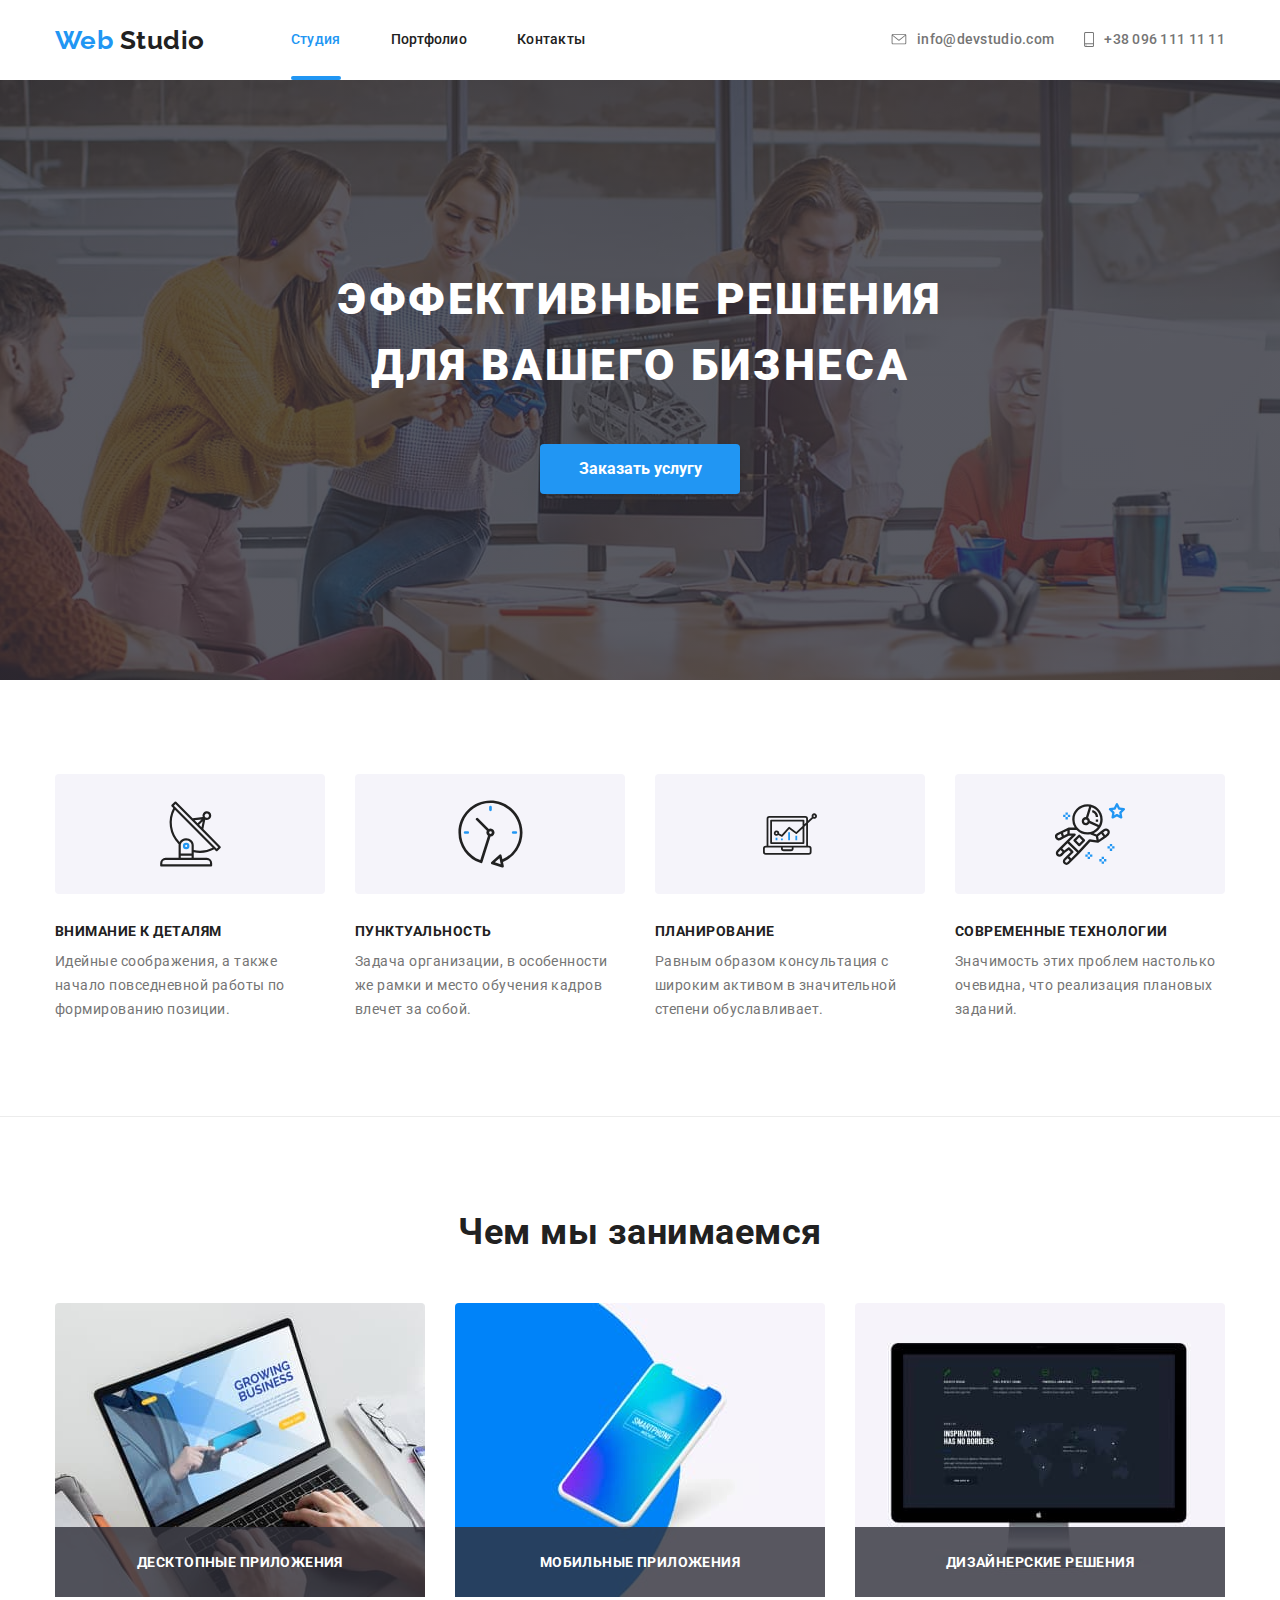
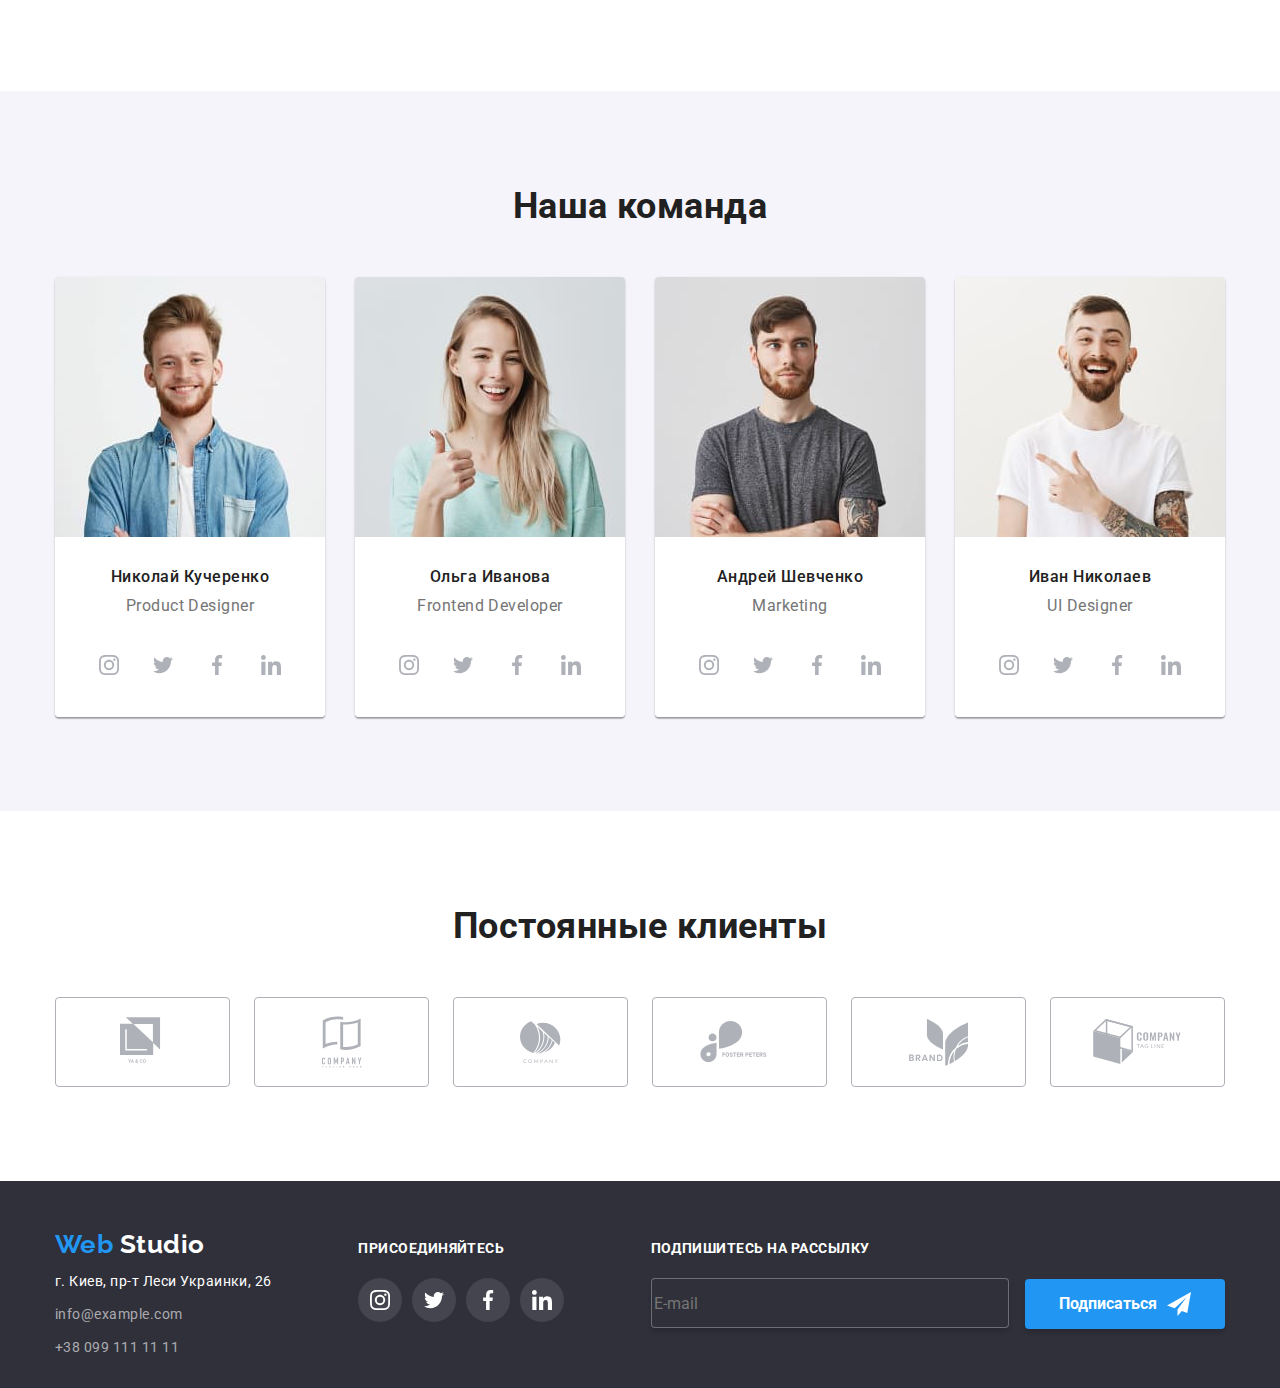
<file: index.html>
<!DOCTYPE html>
<html lang="ru">
  <head>
    <meta charset="UTF-8" />
    <meta name="viewport" content="width=device-width, initial-scale=1.0" />
    <title>Web Studio</title>
    <link
      href="https://fonts.googleapis.com/css?family=Raleway:700|Roboto:400,500,700,900&display=swap&subset=cyrillic"
      rel="stylesheet"
    />
    <link
      rel="stylesheet"
      href="https://cdnjs.cloudflare.com/ajax/libs/modern-normalize/0.6.0/modern-normalize.min.css"
    />
    <link rel="stylesheet" href="./css/main.min.css" />
  </head>
  <body>
    <!-- Header -->
    <header class="pageHeader">
      <!-- Навигация -->
      <div class="pageHeader__row">
        <nav class="mainNav">
          <a href="./index.html" class="logo">
            <span class="logo__accent">Web</span>
            Studio
          </a>
          <ul class="mainNav__list">
            <li class="mainNav__item">
              <a href="./index.html" class="mainNav__link mainNav__link--current">Студия</a>
            </li>
            <li class="mainNav__item">
              <a href="./portfolio.html" class="mainNav__link">Портфолио</a>
            </li>
            <li class="mainNav__item">
              <a href="" class="mainNav__link">Контакты</a>
            </li>
          </ul>
        </nav>
        <ul class="authNav">
          <li class="authNav__item">
            <a href="mailto:info@devstudio.com" class="authNav__link">
              <svg class="authNav__icon" width="16" height="11">
                <use href="./images/sprite.svg#envelope"></use>
              </svg>
              info@devstudio.com</a
            >
          </li>
          <li class="authNav__item">
            <a href="tel:+380961111111" class="authNav__link">
              <svg class="authNav__icon" width="10" height="15">
                <use href="./images/sprite.svg#smartphone"></use>
              </svg>
              +38 096 111 11 11</a
            >
          </li>
        </ul>
      </div>
    </header>
    <!-- Main -->
    <main>
      <!-- Секция "HERO" -->
      <section class="hero">
        <h1 class="hero__title">
          эффективные решения
          <br />
          для вашего бизнеса
        </h1>
        <button type="button" class="button" data-modal-open>Заказать услугу</button>
      </section>
      <!-- Секция "Преимущества" -->
      <section class="section">
        <div class="container">
          <h2 class="section__title visuallyHidden">Преимущества</h2>
          <ul class="featuresList">
            <li class="featuresList__item">
              <div class="featuresList__container">
                <svg width="65" height="70">
                  <use href="./images/sprite.svg#antenna"></use>
                </svg>
              </div>
              <h3 class="featuresList__title">Внимание к деталям</h3>
              <p class="featuresList__text">
                Идейные соображения, а также начало повседневной работы по формированию позиции.
              </p>
            </li>
            <li class="featuresList__item">
              <div class="featuresList__container">
                <svg width="67" height="70">
                  <use href="./images/sprite.svg#clock"></use>
                </svg>
              </div>
              <h3 class="featuresList__title">Пунктуальность</h3>
              <p class="featuresList__text">
                Задача организации, в особенности же рамки и место обучения кадров влечет за собой.
              </p>
            </li>
            <li class="featuresList__item">
              <div class="featuresList__container">
                <svg width="70" height="54">
                  <use href="./images/sprite.svg#diagram"></use>
                </svg>
              </div>
              <h3 class="featuresList__title">Планирование</h3>
              <p class="featuresList__text">
                Равным образом консультация с широким активом в значительной степени обуславливает.
              </p>
            </li>
            <li class="featuresList__item">
              <div class="featuresList__container">
                <svg width="70" height="70">
                  <use href="./images/sprite.svg#astronaut"></use>
                </svg>
              </div>
              <h3 class="featuresList__title">Современные технологии</h3>
              <p class="featuresList__text">
                Значимость этих проблем настолько очевидна, что реализация плановых заданий.
              </p>
            </li>
          </ul>
        </div>
      </section>
      <!-- Секция "Чем мы занимаемся" -->
      <section class="section section--border">
        <div class="container">
          <h2 class="section__title">Чем мы занимаемся</h2>
          <ul class="worksList">
            <li class="worksList__item">
              <img
                src="./images/studio-images/what-are-we-doing/desktop-app.jpg"
                alt="Ноутбук с открытым приложением"
                class="worksList__image"
                width="370"
                height="294"
              />
              <h3 class="worksList__title">Десктопные приложения</h3>
            </li>
            <li class="worksList__item">
              <img
                src="./images/studio-images/what-are-we-doing/mobile-app.jpg"
                alt="Мобильный телефон"
                class="worksList__image"
                width="370"
                height="294"
              />
              <h3 class="worksList__title">Мобильные приложения</h3>
            </li>
            <li class="worksList__item">
              <img
                src="./images/studio-images/what-are-we-doing/design-decisions.jpg"
                alt="Монитор компьютера с красивым дизайном"
                class="worksList__image"
                width="370"
                height="294"
              />
              <h3 class="worksList__title">Дизайнерские решения</h3>
            </li>
          </ul>
        </div>
      </section>
      <!-- Секция "Наша команда" -->
      <section class="section section--grey">
        <div class="container">
          <h2 class="section__title">Наша команда</h2>
          <ul class="ourTeam">
            <li class="ourTeam__item">
              <img
                src="./images/studio-images/our-team/John-Smith.jpg"
                alt="Фото Николай Кучеренко"
                class="ourTeam__image"
                width="270"
                height="260"
              />
              <div class="ourTeam__meta">
                <h3 class="ourTeam__title">Николай Кучеренко</h3>
                <p class="ourTeam__text">Product Designer</p>
                <ul class="socialNetwork">
                  <li class="socialNetwork__item">
                    <a href="https://www.instagram.com/?hl=ru" class="socialNetwork__link">
                      <svg width="20" height="20">
                        <use href="./images/sprite.svg#instagram"></use>
                      </svg>
                    </a>
                  </li>
                  <li class="socialNetwork__item">
                    <a href="https://twitter.com/explore" class="socialNetwork__link">
                      <svg width="20" height="20">
                        <use href="./images/sprite.svg#twitter"></use>
                      </svg>
                    </a>
                  </li>
                  <li class="socialNetwork__item">
                    <a href="https://uk-ua.facebook.com/" class="socialNetwork__link">
                      <svg width="20" height="20">
                        <use href="./images/sprite.svg#facebook"></use>
                      </svg>
                    </a>
                  </li>
                  <li class="socialNetwork__item">
                    <a href="https://www.linkedin.com/" class="socialNetwork__link">
                      <svg width="20" height="20">
                        <use href="./images/sprite.svg#linkedin"></use>
                      </svg>
                    </a>
                  </li>
                </ul>
              </div>
            </li>
            <li class="ourTeam__item">
              <img
                src="./images/studio-images/our-team/Marta-Stewart.jpg"
                alt="Фото Ольга Иванова"
                class="ourTeam__image"
                width="270"
                height="260"
              />
              <div class="ourTeam__meta">
                <h3 class="ourTeam__title">Ольга Иванова</h3>
                <p class="ourTeam__text">Frontend Developer</p>
                <ul class="socialNetwork">
                  <li class="socialNetwork__item">
                    <a href="https://www.instagram.com/?hl=ru" class="socialNetwork__link">
                      <svg width="20" height="20">
                        <use href="./images/sprite.svg#instagram"></use>
                      </svg>
                    </a>
                  </li>
                  <li class="socialNetwork__item">
                    <a href="https://twitter.com/explore" class="socialNetwork__link">
                      <svg width="20" height="20">
                        <use href="./images/sprite.svg#twitter"></use>
                      </svg>
                    </a>
                  </li>
                  <li class="socialNetwork__item">
                    <a href="https://uk-ua.facebook.com/" class="socialNetwork__link">
                      <svg width="20" height="20">
                        <use href="./images/sprite.svg#facebook"></use>
                      </svg>
                    </a>
                  </li>
                  <li class="socialNetwork__item">
                    <a href="https://www.linkedin.com/" class="socialNetwork__link">
                      <svg width="20" height="20">
                        <use href="./images/sprite.svg#linkedin"></use>
                      </svg>
                    </a>
                  </li>
                </ul>
              </div>
            </li>
            <li class="ourTeam__item">
              <img
                src="./images/studio-images/our-team/Robert-Jakis.jpg"
                alt="Фото Андрей Шевченко"
                class="ourTeam__image"
                width="270"
                height="260"
              />
              <div class="ourTeam__meta">
                <h3 class="ourTeam__title">Андрей Шевченко</h3>
                <p class="ourTeam__text">Marketing</p>
                <ul class="socialNetwork">
                  <li class="socialNetwork__item">
                    <a href="https://www.instagram.com/?hl=ru" class="socialNetwork__link">
                      <svg width="20" height="20">
                        <use href="./images/sprite.svg#instagram"></use>
                      </svg>
                    </a>
                  </li>
                  <li class="socialNetwork__item">
                    <a href="https://twitter.com/explore" class="socialNetwork__link">
                      <svg width="20" height="20">
                        <use href="./images/sprite.svg#twitter"></use>
                      </svg>
                    </a>
                  </li>
                  <li class="socialNetwork__item">
                    <a href="https://uk-ua.facebook.com/" class="socialNetwork__link">
                      <svg width="20" height="20">
                        <use href="./images/sprite.svg#facebook"></use>
                      </svg>
                    </a>
                  </li>
                  <li class="socialNetwork__item">
                    <a href="https://www.linkedin.com/" class="socialNetwork__link">
                      <svg width="20" height="20">
                        <use href="./images/sprite.svg#linkedin"></use>
                      </svg>
                    </a>
                  </li>
                </ul>
              </div>
            </li>
            <li class="ourTeam__item">
              <img
                src="./images/studio-images/our-team/Martin-Doe.jpg"
                alt="Фото Иван Николаев"
                class="ourTeam__image"
                width="270"
                height="260"
              />
              <div class="ourTeam__meta">
                <h3 class="ourTeam__title">Иван Николаев</h3>
                <p class="ourTeam__text">UI Designer</p>
                <ul class="socialNetwork">
                  <li class="socialNetwork__item">
                    <a href="https://www.instagram.com/?hl=ru" class="socialNetwork__link">
                      <svg width="20" height="20">
                        <use href="./images/sprite.svg#instagram"></use>
                      </svg>
                    </a>
                  </li>
                  <li class="socialNetwork__item">
                    <a href="https://twitter.com/explore" class="socialNetwork__link">
                      <svg width="20" height="20">
                        <use href="./images/sprite.svg#twitter"></use>
                      </svg>
                    </a>
                  </li>
                  <li class="socialNetwork__item">
                    <a href="https://uk-ua.facebook.com/" class="socialNetwork__link">
                      <svg width="20" height="20">
                        <use href="./images/sprite.svg#facebook"></use>
                      </svg>
                    </a>
                  </li>
                  <li class="socialNetwork__item">
                    <a href="https://www.linkedin.com/" class="socialNetwork__link">
                      <svg width="20" height="20">
                        <use href="./images/sprite.svg#linkedin"></use>
                      </svg>
                    </a>
                  </li>
                </ul>
              </div>
            </li>
          </ul>
        </div>
      </section>
      <!-- Секция "Постоянные клиенты" -->
      <section class="section">
        <div class="container">
          <h2 class="section__title">Постоянные клиенты</h2>
          <ul class="regularCustomersList">
            <li class="regularCustomersList__item">
              <a href="" class="regularCustomersList__link">
                <svg width="44.27" height="49.23" class="regularCustomersList__icon">
                  <use href="./images/sprite.svg#client1"></use>
                </svg>
              </a>
            </li>
            <li class="regularCustomersList__item">
              <a href="" class="regularCustomersList__link">
                <svg width="40" height="52" class="regularCustomersList__icon">
                  <use href="./images/sprite.svg#client2"></use>
                </svg>
              </a>
            </li>
            <li class="regularCustomersList__item">
              <a href="" class="regularCustomersList__link">
                <svg width="41" height="42.6" class="regularCustomersList__icon">
                  <use href="./images/sprite.svg#client3"></use>
                </svg>
              </a>
            </li>
            <li class="regularCustomersList__item">
              <a href="" class="regularCustomersList__link">
                <svg width="79.66" height="42.02" class="regularCustomersList__icon">
                  <use href="./images/sprite.svg#client4"></use>
                </svg>
              </a>
            </li>
            <li class="regularCustomersList_item">
              <a href="" class="regularCustomersList__link">
                <svg width="59" height="47" class="regularCustomersList__icon">
                  <use href="./images/sprite.svg#client5"></use>
                </svg>
              </a>
            </li>
            <li class="regularCustomersList__item">
              <a href="" class="regularCustomersList__link">
                <svg width="88.48" height="45.44" class="regularCustomersList__icon">
                  <use href="./images/sprite.svg#client6"></use>
                </svg>
              </a>
            </li>
          </ul>
        </div>
      </section>
    </main>
    <!-- Footer -->
    <footer class="pageFooter">
      <div class="pageFooter__container">
        <div>
          <a href="./index.html" class="logo logo--inverce">
            <span class="logo__accent">Web</span>
            Studio
          </a>
          <address class="address">
            <span class="address__whiteAccent">г. Киев, пр-т Леси Украинки, 26</span>

            <span class="address__greyAccent">info@example.com</span>

            <span class="address__greyAccent">+38 099 111 11 11</span>
          </address>
        </div>
        <div>
          <b class="socialNetwork__title">Присоединяйтесь</b>
          <ul class="socialNetwork">
            <li class="socialNetwork__item">
              <a href="https://www.instagram.com/?hl=ru" class="socialNetwork__link socialNetwork__link--changeColor">
                <svg width="20" height="20">
                  <use href="./images/sprite.svg#instagram"></use>
                </svg>
              </a>
            </li>
            <li class="socialNetwork__item">
              <a href="https://twitter.com/explore" class="socialNetwork__link socialNetwork__link--changeColor">
                <svg width="20" height="20">
                  <use href="./images/sprite.svg#twitter"></use>
                </svg>
              </a>
            </li>
            <li class="socialNetwork__item">
              <a href="https://uk-ua.facebook.com/" class="socialNetwork__link socialNetwork__link--changeColor">
                <svg width="20" height="20">
                  <use href="./images/sprite.svg#facebook"></use>
                </svg>
              </a>
            </li>
            <li class="socialNetwork__item">
              <a href="https://www.linkedin.com/" class="socialNetwork__link socialNetwork__link--changeColor">
                <svg width="20" height="20">
                  <use href="./images/sprite.svg#linkedin"></use>
                </svg>
              </a>
            </li>
          </ul>
        </div>
        <div>
          <form class="subscription">
            <label>
              <span class="subscription__title">Подпишитесь на рассылку</span>
              <input type="email" name="email" class="subscription__input" placeholder="E-mail" required />
            </label>
            <button type="submit" class="button">
              Подписаться
              <svg width="24" height="24" class="subscription__icon">
                <use href="./images/sprite.svg#icon-send"></use>
              </svg>
            </button>
          </form>
        </div>
      </div>
    </footer>
    <div class="backDrop backDrop--hidden" data-modal>
      <form class="request">
        <b class="request__title">Оставьте свои данные, мы вам перезвоним</b>
        <label class="request__field">
          <input type="text" placeholder=" " class="request__input" name="name" />
          <span class="request__label">Имя</span>
          <svg width="18" height="18" class="request__icon">
            <use href="./images/sprite.svg#name"></use>
          </svg>
        </label>
        <label class="request__field">
          <input type="number" placeholder=" " class="request__input" name="phone" />
          <span class="request__label">Телефон</span>
          <svg width="18" height="18" class="request__icon">
            <use href="./images/sprite.svg#telephone"></use>
          </svg>
        </label>
        <label class="request__field">
          <input type="email" placeholder=" " class="request__input" name="email" />
          <span class="request__label">Почта</span>
          <svg width="18" height="18" class="request__icon">
            <use href="./images/sprite.svg#email"></use>
          </svg>
        </label>
        <label class="request__textareaField">
          <textarea name="comment" class="request__textarea" placeholder=" "></textarea>
          <span class="request__textareaLabel">Комментарий</span>
        </label>
        <label class="request__checkbox">
          <input class="request__checkboxInput visuallyHidden" type="checkbox" name="agreement" value="true" />
          <span class="request__checkboxIcon"></span>
          <span class="request__checkboxLabel">Соглашаюсь с рассылкой и принимаю </span>
          <a href="" class="request__checkboxLink">Условия договора</a>
        </label>
        <button type="submit" class="button">Отправить</button>
        <button type="button" class="buttonClose" data-modal-close>
          <svg width="18" height="18">
            <use href="./images/sprite.svg#close-icon"></use>
          </svg>
        </button>
      </form>
    </div>
    <script src="./js/modal.js"></script>
  </body>
</html>
</file>
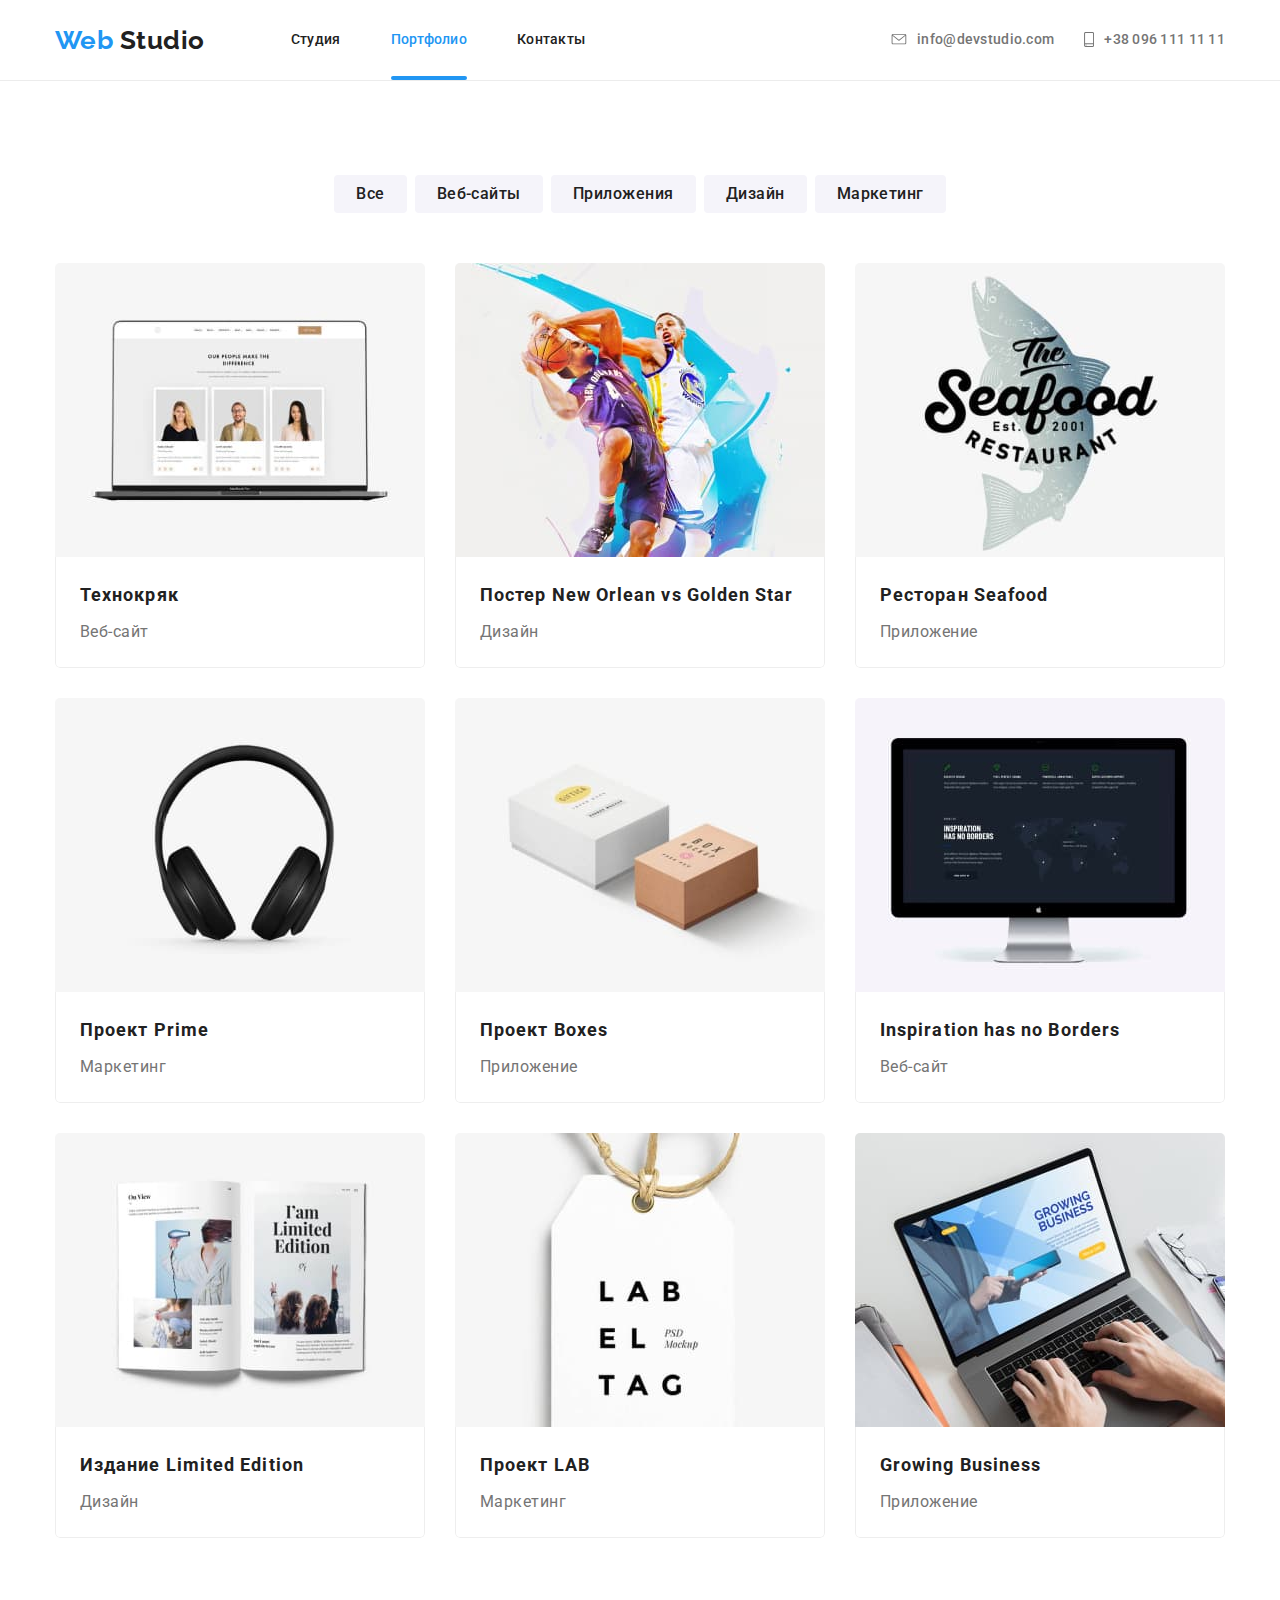
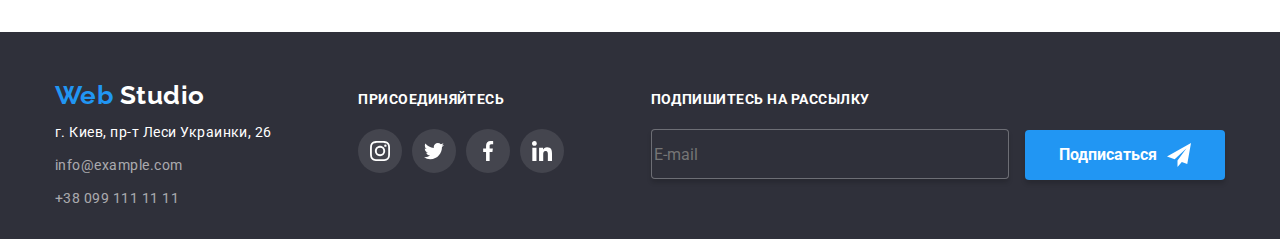
<file: portfolio.html>
<!DOCTYPE html>
<html lang="ru">
  <head>
    <meta charset="UTF-8" />
    <meta name="viewport" content="width=device-width, initial-scale=1.0" />
    <title>Portfolio</title>
    <link
      href="https://fonts.googleapis.com/css?family=Raleway:700|Roboto:400,500,700,900&display=swap&subset=cyrillic"
      rel="stylesheet"
    />
    <link
      rel="stylesheet"
      href="https://cdnjs.cloudflare.com/ajax/libs/modern-normalize/0.6.0/modern-normalize.min.css"
    />
    <link rel="stylesheet" href="./css/main.min.css" />
  </head>
  <body>
    <!-- Header -->
    <header class="pageHeader pageHeader--portfolioBorder">
      <!-- Навигация -->
      <div class="pageHeader__row container">
        <nav class="mainNav">
          <a href="./index.html" class="logo link">
            <span class="logo__accent">Web</span>
            Studio
          </a>
          <ul class="mainNav__list list">
            <li class="mainNav__item">
              <a href="./index.html" class="mainNav__link link">Студия</a>
            </li>
            <li class="mainNav__item">
              <a href="./portfolio.html" class="mainNav__link mainNav__link--current link">Портфолио</a>
            </li>
            <li class="mainNav__item">
              <a href="" class="mainNav__link link">Контакты</a>
            </li>
          </ul>
        </nav>
        <ul class="authNav list">
          <li class="authNav__item">
            <a href="mailto:info@devstudio.com" class="authNav__link link">
              <svg class="authNav__icon" width="16" height="11">
                <use href="./images/sprite.svg#envelope"></use>
              </svg>
              info@devstudio.com</a
            >
          </li>
          <li class="authNav__item">
            <a href="tel:+380961111111" class="authNav__link link">
              <svg class="authNav__icon" width="10" height="15">
                <use href="./images/sprite.svg#smartphone"></use>
              </svg>
              +38 096 111 11 11</a
            >
          </li>
        </ul>
      </div>
    </header>
    <main>
      <section class="section">
        <div class="container">
          <h1 class="section__title visuallyHidden">Portfolio</h1>
          <ul class="filter">
            <li class="filter__item">
              <button type="button" class="filter__button">Все</button>
            </li>
            <li class="filter__item">
              <button type="button" class="filter__button">Веб-сайты</button>
            </li>
            <li class="filter__item">
              <button type="button" class="filter__button">Приложения</button>
            </li>
            <li class="filter__item">
              <button type="button" class="filter__button">Дизайн</button>
            </li>
            <li class="filter__item">
              <button type="button" class="filter__button">Маркетинг</button>
            </li>
          </ul>
          <ul class="cardSet">
            <li class="cardSet__item">
              <article class="card">
                <a href="" class="card__link">
                  <div class="card__thumb">
                    <img
                      src="./images/portfolio-images/tehnokriak.jpg"
                      alt="Открытый ноутбук с изображениями трех людей"
                      width="380"
                      height="294"
                    />
                    <div class="card__overlay">
                      <p class="card__overlayText">
                        Технокряк это современная площадка распространения коронавируса. Компании используют эту
                        платформу для цифрового шпионажа и атак на защищённые сервера конкурентов.
                      </p>
                    </div>
                  </div>
                  <div class="card__meta">
                    <h2 class="card__title">Технокряк</h2>
                    <p class="card__text">Веб-сайт</p>
                  </div>
                </a>
              </article>
            </li>
            <li class="cardSet__item">
              <article class="card">
                <a href="" class="card__link"
                  ><div class="card__thumb">
                    <img
                      src="./images/portfolio-images/new-orlean-vs-golden-star.jpg"
                      alt="Открытый ноутбук с изображениями трех людей"
                      width="380"
                      height="294"
                    />
                    <div class="card__overlay">
                      <p class="card__overlayText">
                        Технокряк это современная площадка распространения коронавируса. Компании используют эту
                        платформу для цифрового шпионажа и атак на защищённые сервера конкурентов.
                      </p>
                    </div>
                  </div>
                  <div class="card__meta">
                    <h2 class="card__title">Постер New Orlean vs Golden Star</h2>
                    <p class="card__text">Дизайн</p>
                  </div>
                </a>
              </article>
            </li>
            <li class="cardSet__item">
              <article class="card">
                <a href="" class="card__link"
                  ><div class="card__thumb">
                    <img
                      src="./images/portfolio-images/restoran-seafood.jpg"
                      alt="Открытый ноутбук с изображениями трех людей"
                      width="380"
                      height="294"
                    />
                    <div class="card__overlay">
                      <p class="card__overlayText">
                        Технокряк это современная площадка распространения коронавируса. Компании используют эту
                        платформу для цифрового шпионажа и атак на защищённые сервера конкурентов.
                      </p>
                    </div>
                  </div>
                  <div class="card__meta">
                    <h2 class="card__title">Ресторан Seafood</h2>
                    <p class="card__text">Приложение</p>
                  </div>
                </a>
              </article>
            </li>
            <li class="cardSet__item">
              <article class="card">
                <a href="" class="card__link"
                  ><div class="card__thumb">
                    <img
                      src="./images/portfolio-images/proekt-prime.jpg"
                      alt="Открытый ноутбук с изображениями трех людей"
                      width="380"
                      height="294"
                    />
                    <div class="card__overlay">
                      <p class="card__overlayText">
                        Технокряк это современная площадка распространения коронавируса. Компании используют эту
                        платформу для цифрового шпионажа и атак на защищённые сервера конкурентов.
                      </p>
                    </div>
                  </div>
                  <div class="card__meta">
                    <h2 class="card__title">Проект Prime</h2>
                    <p class="card__text">Маркетинг</p>
                  </div>
                </a>
              </article>
            </li>
            <li class="cardSet__item">
              <article class="card">
                <a href="" class="card__link"
                  ><div class="card__thumb">
                    <img
                      src="./images/portfolio-images/proekt-boxes.jpg"
                      alt="Открытый ноутбук с изображениями трех людей"
                      width="380"
                      height="294"
                    />
                    <div class="card__overlay">
                      <p class="card__overlayText">
                        Технокряк это современная площадка распространения коронавируса. Компании используют эту
                        платформу для цифрового шпионажа и атак на защищённые сервера конкурентов.
                      </p>
                    </div>
                  </div>
                  <div class="card__meta">
                    <h2 class="card__title">Проект Boxes</h2>
                    <p class="card__text">Приложение</p>
                  </div>
                </a>
              </article>
            </li>
            <li class="cardSet__item">
              <article class="card">
                <a href="" class="card__link"
                  ><div class="card__thumb">
                    <img
                      src="./images/portfolio-images/inspiration-has-no-borders.jpg"
                      alt="Открытый ноутбук с изображениями трех людей"
                      width="380"
                      height="294"
                    />
                    <div class="card__overlay">
                      <p class="card__overlayText">
                        Технокряк это современная площадка распространения коронавируса. Компании используют эту
                        платформу для цифрового шпионажа и атак на защищённые сервера конкурентов.
                      </p>
                    </div>
                  </div>
                  <div class="card__meta">
                    <h2 class="card__title">Inspiration has no Borders</h2>
                    <p class="card__text">Веб-сайт</p>
                  </div>
                </a>
              </article>
            </li>
            <li class="cardSet__item">
              <article class="card">
                <a href="" class="card__link"
                  ><div class="card__thumb">
                    <img
                      src="./images/portfolio-images/limited-edition.jpg"
                      alt="Открытый ноутбук с изображениями трех людей"
                      width="380"
                      height="294"
                    />
                    <div class="card__overlay">
                      <p class="card__overlayText">
                        Технокряк это современная площадка распространения коронавируса. Компании используют эту
                        платформу для цифрового шпионажа и атак на защищённые сервера конкурентов.
                      </p>
                    </div>
                  </div>
                  <div class="card__meta">
                    <h2 class="card__title">Издание Limited Edition</h2>
                    <p class="card__text">Дизайн</p>
                  </div>
                </a>
              </article>
            </li>
            <li class="cardSet__item">
              <article class="card">
                <a href="" class="card__link"
                  ><div class="card__thumb">
                    <img
                      src="./images/portfolio-images/proekt-lab.jpg"
                      alt="Открытый ноутбук с изображениями трех людей"
                      width="380"
                      height="294"
                    />
                    <div class="card__overlay">
                      <p class="card__overlayText">
                        Технокряк это современная площадка распространения коронавируса. Компании используют эту
                        платформу для цифрового шпионажа и атак на защищённые сервера конкурентов.
                      </p>
                    </div>
                  </div>
                  <div class="card__meta">
                    <h2 class="card__title">Проект LAB</h2>
                    <p class="card__text">Маркетинг</p>
                  </div>
                </a>
              </article>
            </li>
            <li class="cardSet__item">
              <article class="card">
                <a href="" class="card__link"
                  ><div class="card__thumb">
                    <img
                      src="./images/portfolio-images/growing-business.jpg"
                      alt="Открытый ноутбук с изображениями трех людей"
                      width="380"
                      height="294"
                    />
                    <div class="card__overlay">
                      <p class="card__overlayText">
                        Технокряк это современная площадка распространения коронавируса. Компании используют эту
                        платформу для цифрового шпионажа и атак на защищённые сервера конкурентов.
                      </p>
                    </div>
                  </div>
                  <div class="card__meta">
                    <h2 class="card__title">Growing Business</h2>
                    <p class="card__text">Приложение</p>
                  </div>
                </a>
              </article>
            </li>
          </ul>
        </div>
      </section>
    </main>
    <footer class="pageFooter">
      <div class="pageFooter__container">
        <div>
          <a href="./index.html" class="logo logo--inverce">
            <span class="logo__accent">Web</span>
            Studio
          </a>
          <address class="address">
            <span class="address__whiteAccent">г. Киев, пр-т Леси Украинки, 26</span>

            <span class="address__greyAccent">info@example.com</span>

            <span class="address__greyAccent">+38 099 111 11 11</span>
          </address>
        </div>
        <div>
          <b class="socialNetwork__title">Присоединяйтесь</b>
          <ul class="socialNetwork">
            <li class="socialNetwork__item">
              <a href="https://www.instagram.com/?hl=ru" class="socialNetwork__link socialNetwork__link--changeColor">
                <svg width="20" height="20">
                  <use href="./images/sprite.svg#instagram"></use>
                </svg>
              </a>
            </li>
            <li class="socialNetwork__item">
              <a href="https://twitter.com/explore" class="socialNetwork__link socialNetwork__link--changeColor">
                <svg width="20" height="20">
                  <use href="./images/sprite.svg#twitter"></use>
                </svg>
              </a>
            </li>
            <li class="socialNetwork__item">
              <a href="https://uk-ua.facebook.com/" class="socialNetwork__link socialNetwork__link--changeColor">
                <svg width="20" height="20">
                  <use href="./images/sprite.svg#facebook"></use>
                </svg>
              </a>
            </li>
            <li class="socialNetwork__item">
              <a href="https://www.linkedin.com/" class="socialNetwork__link socialNetwork__link--changeColor">
                <svg width="20" height="20">
                  <use href="./images/sprite.svg#linkedin"></use>
                </svg>
              </a>
            </li>
          </ul>
        </div>
        <div>
          <form class="subscription">
            <label>
              <span class="subscription__title">Подпишитесь на рассылку</span>
              <input type="email" name="email" class="subscription__input" placeholder="E-mail" required />
            </label>
            <button type="submit" class="button">
              Подписаться
              <svg width="24" height="24" class="subscription__icon">
                <use href="./images/sprite.svg#icon-send"></use>
              </svg>
            </button>
          </form>
        </div>
      </div>
    </footer>
  </body>
</html>
</file>
<file: css/main.min.css>
.container,.pageHeader__row{width:1200px;padding-left:15px;padding-right:15px;margin-left:auto;margin-right:auto}.mainNav__list,.authNav,.featuresList,.worksList,.socialNetwork,.ourTeam,.regularCustomersList,.filter,.cardSet{list-style:none;margin:0;padding:0}.logo,.mainNav__link,.authNav__link,.card__link{text-decoration:none}.section{padding-top:94px;padding-bottom:94px}.visuallyHidden{position:absolute;width:1px;height:1px;margin:-1px;border:0;padding:0;clip:rect(0 0 0 0);overflow:hidden}.socialNetwork__title,.subscription__title{display:block;margin-bottom:21px;font-weight:700;font-size:14px;line-height:1.14;text-transform:uppercase;color:#fff}body{font-family:"Roboto",sans-serif;color:#212121;letter-spacing:0.03em;background-color:#fff}img{display:block;max-width:100%;height:auto}.pageHeader__row{display:-webkit-box;display:-ms-flexbox;display:flex;-webkit-box-align:center;-ms-flex-align:center;align-items:center}.pageHeader--portfolioBorder{border-bottom:1px solid #ececec}.logo{display:block;font-family:"Raleway",sans-serif;color:inherit;font-weight:700;font-size:26px;line-height:1.19}.logo--inverce{color:#fff;margin-bottom:10px}.logo__accent{color:#2196f3}.mainNav{display:-webkit-box;display:-ms-flexbox;display:flex;-webkit-box-align:center;-ms-flex-align:center;align-items:center}.mainNav__list{display:-webkit-box;display:-ms-flexbox;display:flex;margin-left:86px}.mainNav__item{position:relative}.mainNav__item:not(:last-child){margin-right:50px}.mainNav__link{display:block;padding-top:32px;padding-bottom:32px;color:#212121;font-weight:500;font-size:14px;line-height:1.14;letter-spacing:0.02em;-webkit-transition:color 250ms cubic-bezier(0.4, 0, 0.2, 1);transition:color 250ms cubic-bezier(0.4, 0, 0.2, 1)}.mainNav__link:hover,.mainNav__link:focus{color:#2196f3}.mainNav__link--current{color:#2196f3}.mainNav__link--current::after{position:absolute;left:0;bottom:0;content:'';display:block;width:100%;height:4px;border-radius:2px;background-color:#2196f3}.authNav{display:-webkit-box;display:-ms-flexbox;display:flex;margin-left:auto}.authNav__item{display:-webkit-inline-box;display:-ms-inline-flexbox;display:inline-flex;-webkit-box-align:center;-ms-flex-align:center;align-items:center}.authNav__item:not(:last-child){margin-right:30px}.authNav__link{display:-webkit-inline-box;display:-ms-inline-flexbox;display:inline-flex;-webkit-box-align:center;-ms-flex-align:center;align-items:center;padding-top:32px;padding-bottom:32px;color:#757575;font-weight:500;font-size:14px;line-height:1.14;letter-spacing:0.02em;-webkit-transition:color 250ms cubic-bezier(0.4, 0, 0.2, 1);transition:color 250ms cubic-bezier(0.4, 0, 0.2, 1)}.authNav__link:hover,.authNav__link:focus{color:#2196f3}.authNav__icon{margin-right:10px;fill:currentColor}.section--border{border-top:1px solid #ececec}.section--grey{background-color:#f5f4fa}.section__title{margin-top:0;margin-bottom:50px;font-weight:700;font-size:36px;line-height:1.17;text-align:center}.button{display:-webkit-inline-box;display:-ms-inline-flexbox;display:inline-flex;-webkit-box-pack:center;-ms-flex-pack:center;justify-content:center;-webkit-box-align:center;-ms-flex-align:center;align-items:center;padding:10px 32px;border-radius:4px;min-width:200px;border:transparent;color:#fff;background-color:#2196f3;font-weight:700;font-size:16px;line-height:1.88;-webkit-box-shadow:0px 4px 4px rgba(0,0,0,0.15);box-shadow:0px 4px 4px rgba(0,0,0,0.15);-webkit-transition:color 250ms cubic-bezier(0.4, 0, 0.2, 1),background-color 250ms cubic-bezier(0.4, 0, 0.2, 1),fill 250ms cubic-bezier(0.4, 0, 0.2, 1);transition:color 250ms cubic-bezier(0.4, 0, 0.2, 1),background-color 250ms cubic-bezier(0.4, 0, 0.2, 1),fill 250ms cubic-bezier(0.4, 0, 0.2, 1)}.button:hover,.button:focus{color:#2196f3;background-color:#afb1b8}.hero{display:-webkit-box;display:-ms-flexbox;display:flex;-webkit-box-pack:center;-ms-flex-pack:center;justify-content:center;-webkit-box-align:center;-ms-flex-align:center;align-items:center;-webkit-box-orient:vertical;-webkit-box-direction:normal;-ms-flex-direction:column;flex-direction:column;max-width:1600px;height:600px;margin-left:auto;margin-right:auto;background-color:#757575;background-image:-webkit-gradient(linear, left top, left bottom, from(rgba(47,48,58,0.8)), to(rgba(47,48,58,0.8))),url("../images/studio-images/studio-bg/header-img.jpg");background-image:linear-gradient(rgba(47,48,58,0.8), rgba(47,48,58,0.8)),url("../images/studio-images/studio-bg/header-img.jpg");background-repeat:no-repeat;background-size:cover;background-position:center}.hero__title{margin-top:0;margin-bottom:46px;color:#fff;font-weight:900;font-size:44px;line-height:1.5;text-align:center;letter-spacing:0.06em;text-transform:uppercase}.featuresList{display:-webkit-box;display:-ms-flexbox;display:flex}.featuresList__item{width:calc((100% - 90px) / 4)}.featuresList__item:not(:nth-child(4n)){margin-right:30px}.featuresList__container{display:-webkit-box;display:-ms-flexbox;display:flex;-webkit-box-pack:center;-ms-flex-pack:center;justify-content:center;-webkit-box-align:center;-ms-flex-align:center;align-items:center;margin-bottom:30px;width:270px;height:120px;border-radius:4px;background-color:#f5f4fa}.featuresList__title{margin-top:0px;margin-bottom:10px;font-weight:700;font-size:14px;line-height:1.14;text-transform:uppercase}.featuresList__text{margin:0;font-size:14px;line-height:1.71;color:#757575}.worksList{display:-webkit-box;display:-ms-flexbox;display:flex}.worksList__item{width:calc((100% - 60px) / 3);position:relative}.worksList__item:not(:nth-child(3n)){margin-right:30px}.worksList__image{border-top-left-radius:4px;border-top-right-radius:4px;overflow:hidden}.worksList__title{position:absolute;left:0;bottom:0;width:100%;margin-top:0;margin-bottom:0;padding-top:27px;padding-bottom:27px;font-weight:bold;font-size:14px;line-height:16px;text-align:center;letter-spacing:0.03em;text-transform:uppercase;color:#fff;background-color:rgba(47,48,58,0.8)}.socialNetwork{display:-webkit-inline-box;display:-ms-inline-flexbox;display:inline-flex;-webkit-box-pack:center;-ms-flex-pack:center;justify-content:center;-webkit-box-align:center;-ms-flex-align:center;align-items:center}.socialNetwork__item:not(:last-child){margin-right:10px}.socialNetwork__link{display:-webkit-inline-box;display:-ms-inline-flexbox;display:inline-flex;-webkit-box-pack:center;-ms-flex-pack:center;justify-content:center;-webkit-box-align:center;-ms-flex-align:center;align-items:center;width:44px;height:44px;border-radius:50%;fill:#afb1b8;-webkit-transition:background-color 250ms cubic-bezier(0.4, 0, 0.2, 1),fill 250ms cubic-bezier(0.4, 0, 0.2, 1);transition:background-color 250ms cubic-bezier(0.4, 0, 0.2, 1),fill 250ms cubic-bezier(0.4, 0, 0.2, 1)}.socialNetwork__link:hover,.socialNetwork__link:focus{background-color:#2196f3;fill:#fff}.socialNetwork__link--changeColor{fill:#fff;background:rgba(255,255,255,0.1)}.ourTeam{display:-webkit-box;display:-ms-flexbox;display:flex}.ourTeam__item{width:calc((100% - 90px) / 4);-webkit-box-shadow:0px 2px 1px rgba(0,0,0,0.2),0px 1px 1px rgba(0,0,0,0.14),0px 1px 3px rgba(0,0,0,0.12);box-shadow:0px 2px 1px rgba(0,0,0,0.2),0px 1px 1px rgba(0,0,0,0.14),0px 1px 3px rgba(0,0,0,0.12);border-radius:4px;overflow:hidden}.ourTeam__item:not(:nth-child(4n)){margin-right:30px}.ourTeam__meta{padding-top:30px;padding-right:32px;padding-bottom:30px;padding-left:32px;background-color:#fff}.ourTeam__title{margin-top:0px;margin-bottom:10px;font-weight:500;font-size:16px;line-height:1.19;text-align:center}.ourTeam__text{margin-top:0;margin-bottom:28px;font-size:16px;line-height:1.19;text-align:center;color:#757575}.regularCustomersList{display:-webkit-box;display:-ms-flexbox;display:flex;-webkit-box-pack:justify;-ms-flex-pack:justify;justify-content:space-between}.regularCustomersList__link{display:-webkit-box;display:-ms-flexbox;display:flex;-webkit-box-pack:center;-ms-flex-pack:center;justify-content:center;-webkit-box-align:center;-ms-flex-align:center;align-items:center;width:175px;height:90px;fill:#afb1b8;border:1px solid #afb1b8;border-radius:4px;-webkit-transition:border 250ms cubic-bezier(0.4, 0, 0.2, 1),fill 250ms cubic-bezier(0.4, 0, 0.2, 1);transition:border 250ms cubic-bezier(0.4, 0, 0.2, 1),fill 250ms cubic-bezier(0.4, 0, 0.2, 1)}.regularCustomersList__link:hover,.regularCustomersList__link:focus{border-color:#2196f3;fill:#2196f3}.pageFooter{background-color:#2f303a}.pageFooter__container{display:-webkit-box;display:-ms-flexbox;display:flex;-webkit-box-pack:justify;-ms-flex-pack:justify;justify-content:space-between;-webkit-box-align:baseline;-ms-flex-align:baseline;align-items:baseline;width:1200px;padding-left:15px;padding-right:15px;padding-top:48px;padding-bottom:28px;margin-left:auto;margin-right:auto}.address{font-size:14px;line-height:1.71;font-style:normal;color:#fff}.address__whiteAccent{display:block;margin-bottom:9px}.address__greyAccent{display:block;color:rgba(255,255,255,0.6)}.address__greyAccent:not(:last-child){margin-bottom:9px}.subscription__input{margin-right:12px;width:358px;height:50px;background-color:#2f303a;border:1px solid rgba(255,255,255,0.3);-webkit-box-shadow:0px 4px 4px rgba(0,0,0,0.15);box-shadow:0px 4px 4px rgba(0,0,0,0.15);border-radius:4px}.subscription__icon{margin-left:10px;fill:#fff;-webkit-transition:fill 250ms cubic-bezier(0.4, 0, 0.2, 1);transition:fill 250ms cubic-bezier(0.4, 0, 0.2, 1)}.button:hover .subscription__icon{fill:#2196f3}.backDrop{position:fixed;top:0;left:0;width:100%;height:100%;background-color:rgba(0,0,0,0.2);opacity:1;-webkit-transition:opacity 250ms cubic-bezier(0.4, 0, 0.2, 1);transition:opacity 250ms cubic-bezier(0.4, 0, 0.2, 1)}.backDrop--hidden{opacity:0;pointer-events:none}.request{position:absolute;top:50%;left:50%;-webkit-transform:translate(-50%, -50%) scale(1);transform:translate(-50%, -50%) scale(1);-webkit-transition:-webkit-transform 250ms cubic-bezier(0.4, 0, 0.2, 1);transition:-webkit-transform 250ms cubic-bezier(0.4, 0, 0.2, 1);transition:transform 250ms cubic-bezier(0.4, 0, 0.2, 1);transition:transform 250ms cubic-bezier(0.4, 0, 0.2, 1), -webkit-transform 250ms cubic-bezier(0.4, 0, 0.2, 1);display:-webkit-box;display:-ms-flexbox;display:flex;-webkit-box-orient:vertical;-webkit-box-direction:normal;-ms-flex-direction:column;flex-direction:column;-webkit-box-align:center;-ms-flex-align:center;align-items:center;min-width:528px;min-height:581px;padding-top:40px;padding-right:40px;padding-bottom:40px;padding-left:40px;background-color:#fff;-webkit-box-shadow:0px 2px 1px rgba(0,0,0,0.2),0px 1px 1px rgba(0,0,0,0.14),0px 1px 3px rgba(0,0,0,0.12);box-shadow:0px 2px 1px rgba(0,0,0,0.2),0px 1px 1px rgba(0,0,0,0.14),0px 1px 3px rgba(0,0,0,0.12);border-radius:4px}.backDrop.backDrop--hidden .request{-webkit-transform:translate(-50%, -50%) scale(1.1);transform:translate(-50%, -50%) scale(1.1)}.request__title{margin-bottom:30px;font-size:20px;line-height:1.15}.request__field{position:relative;display:-webkit-box;display:-ms-flexbox;display:flex;-webkit-box-orient:vertical;-webkit-box-direction:normal;-ms-flex-direction:column;flex-direction:column;width:100%;margin-bottom:28px}.request__input{margin:0;padding-top:12px;padding-right:45px;padding-bottom:12px;padding-left:45px;border:1px solid rgba(33,33,33,0.2);border-radius:4px}.request__label{position:absolute;top:50%;left:45px;-webkit-transform:translateY(-50%);transform:translateY(-50%);-webkit-transition:color 250ms cubic-bezier(0.4, 0, 0.2, 1),font-size 250ms cubic-bezier(0.4, 0, 0.2, 1),line-height 250ms cubic-bezier(0.4, 0, 0.2, 1),-webkit-transform 250ms cubic-bezier(0.4, 0, 0.2, 1);transition:color 250ms cubic-bezier(0.4, 0, 0.2, 1),font-size 250ms cubic-bezier(0.4, 0, 0.2, 1),line-height 250ms cubic-bezier(0.4, 0, 0.2, 1),-webkit-transform 250ms cubic-bezier(0.4, 0, 0.2, 1);transition:transform 250ms cubic-bezier(0.4, 0, 0.2, 1),color 250ms cubic-bezier(0.4, 0, 0.2, 1),font-size 250ms cubic-bezier(0.4, 0, 0.2, 1),line-height 250ms cubic-bezier(0.4, 0, 0.2, 1);transition:transform 250ms cubic-bezier(0.4, 0, 0.2, 1),color 250ms cubic-bezier(0.4, 0, 0.2, 1),font-size 250ms cubic-bezier(0.4, 0, 0.2, 1),line-height 250ms cubic-bezier(0.4, 0, 0.2, 1),-webkit-transform 250ms cubic-bezier(0.4, 0, 0.2, 1);font-size:14px;line-height:1.14;letter-spacing:0.01em;color:#757575}.request__field:focus-within>.request__label,.request__input:not(:placeholder-shown)+.request__label{-webkit-transform:translateY(-40px) translateX(-25px);transform:translateY(-40px) translateX(-25px);font-size:12px;line-height:1.17}.request__field:focus-within>.request__label{color:#2196f3}.request__icon{position:absolute;top:50%;left:19px;-webkit-transform:translateY(-50%);transform:translateY(-50%);fill:#212121;-webkit-transition:fill 250ms cubic-bezier(0.4, 0, 0.2, 1);transition:fill 250ms cubic-bezier(0.4, 0, 0.2, 1)}.request__field:focus-within>.request__icon{fill:#2196f3}.request__textarea{width:100%;height:120px;padding-top:12px;padding-right:16px;padding-bottom:12px;padding-left:16px;border:1px solid rgba(33,33,33,0.2);border-radius:4px;resize:none}.request__textareaField{position:relative;display:-webkit-box;display:-ms-flexbox;display:flex;width:100%;margin-bottom:20px}.request__textareaLabel{position:absolute;top:12px;left:16px;font-size:14px;line-height:1.14;letter-spacing:0.01em;color:#757575;-webkit-transition:color 250ms cubic-bezier(0.4, 0, 0.2, 1),font-size 250ms cubic-bezier(0.4, 0, 0.2, 1),line-height 250ms cubic-bezier(0.4, 0, 0.2, 1),-webkit-transform 250ms cubic-bezier(0.4, 0, 0.2, 1);transition:color 250ms cubic-bezier(0.4, 0, 0.2, 1),font-size 250ms cubic-bezier(0.4, 0, 0.2, 1),line-height 250ms cubic-bezier(0.4, 0, 0.2, 1),-webkit-transform 250ms cubic-bezier(0.4, 0, 0.2, 1);transition:transform 250ms cubic-bezier(0.4, 0, 0.2, 1),color 250ms cubic-bezier(0.4, 0, 0.2, 1),font-size 250ms cubic-bezier(0.4, 0, 0.2, 1),line-height 250ms cubic-bezier(0.4, 0, 0.2, 1);transition:transform 250ms cubic-bezier(0.4, 0, 0.2, 1),color 250ms cubic-bezier(0.4, 0, 0.2, 1),font-size 250ms cubic-bezier(0.4, 0, 0.2, 1),line-height 250ms cubic-bezier(0.4, 0, 0.2, 1),-webkit-transform 250ms cubic-bezier(0.4, 0, 0.2, 1)}.request__textareaField:focus-within>.request__textareaLabel,.request__textarea:not(:placeholder-shown)+.request__textareaLabel{-webkit-transform:translateY(-30px) translateX(5px);transform:translateY(-30px) translateX(5px);font-size:12px;line-height:1.17}.request__textareaField:focus-within>.request__textareaLabel{color:#2196f3}.request__checkbox{display:-webkit-box;display:-ms-flexbox;display:flex;-webkit-box-align:center;-ms-flex-align:center;align-items:center;margin-bottom:30px}.request__checkboxIcon{display:inline-block;width:16px;height:15px;margin-right:8px;border:2px solid #212121;border-radius:2px}.request__checkboxInput:checked+.request__checkboxIcon{border-color:#2196f3;background-image:url(../images/icon-check.svg);background-color:#2196f3;background-size:contain;background-origin:border-box}.request__checkboxLabel{margin-right:5px;font-size:14px;line-height:1.7;color:#757575}.request__checkboxLink{color:#2196f3;font-size:14px;line-height:1.7}.buttonClose{position:absolute;top:0;right:0;-webkit-transform:translateX(-8px) translateY(8px);transform:translateX(-8px) translateY(8px);display:-webkit-box;display:-ms-flexbox;display:flex;-webkit-box-pack:center;-ms-flex-pack:center;justify-content:center;-webkit-box-align:center;-ms-flex-align:center;align-items:center;width:30px;height:30px;border:1px solid rgba(0,0,0,0.1);border-radius:50%;background:#fff;fill:#000;-webkit-transition:border-color 250ms cubic-bezier(0.4, 0, 0.2, 1),fill 250ms cubic-bezier(0.4, 0, 0.2, 1);transition:border-color 250ms cubic-bezier(0.4, 0, 0.2, 1),fill 250ms cubic-bezier(0.4, 0, 0.2, 1)}.buttonClose:hover,.buttonClose:focus{border-color:#2196f3;fill:#2196f3}.filter{display:-webkit-box;display:-ms-flexbox;display:flex;-webkit-box-pack:center;-ms-flex-pack:center;justify-content:center;margin-bottom:50px}.filter__item:not(:last-child){margin-right:8px}.filter__button{padding-top:6px;padding-right:22px;padding-bottom:6px;padding-left:22px;border-radius:4px;border:transparent;background-color:#f5f4fa;font-weight:500;font-size:16px;line-height:1.63;text-align:center;letter-spacing:0.03em;color:inherit;-webkit-box-shadow:none;box-shadow:none;-webkit-transition:background-color 250ms cubic-bezier(0.4, 0, 0.2, 1),color 250ms cubic-bezier(0.4, 0, 0.2, 1),-webkit-box-shadow 250ms cubic-bezier(0.4, 0, 0.2, 1);transition:background-color 250ms cubic-bezier(0.4, 0, 0.2, 1),color 250ms cubic-bezier(0.4, 0, 0.2, 1),-webkit-box-shadow 250ms cubic-bezier(0.4, 0, 0.2, 1);transition:background-color 250ms cubic-bezier(0.4, 0, 0.2, 1),color 250ms cubic-bezier(0.4, 0, 0.2, 1),box-shadow 250ms cubic-bezier(0.4, 0, 0.2, 1);transition:background-color 250ms cubic-bezier(0.4, 0, 0.2, 1),color 250ms cubic-bezier(0.4, 0, 0.2, 1),box-shadow 250ms cubic-bezier(0.4, 0, 0.2, 1),-webkit-box-shadow 250ms cubic-bezier(0.4, 0, 0.2, 1)}.filter__button:hover,.filter__button:focus{color:#fff;background-color:#2196f3;cursor:pointer;-webkit-box-shadow:0px 2px 2px rgba(0,0,0,0.12),0px 1px 2px rgba(0,0,0,0.08),0px 3px 1px rgba(0,0,0,0.1);box-shadow:0px 2px 2px rgba(0,0,0,0.12),0px 1px 2px rgba(0,0,0,0.08),0px 3px 1px rgba(0,0,0,0.1)}.cardSet{display:-webkit-box;display:-ms-flexbox;display:flex;-ms-flex-wrap:wrap;flex-wrap:wrap}.cardSet__item{width:calc((100% - 60px) / 3);border-radius:5px;overflow:hidden;-webkit-transition:-webkit-box-shadow 250ms cubic-bezier(0.4, 0, 0.2, 1);transition:-webkit-box-shadow 250ms cubic-bezier(0.4, 0, 0.2, 1);transition:box-shadow 250ms cubic-bezier(0.4, 0, 0.2, 1);transition:box-shadow 250ms cubic-bezier(0.4, 0, 0.2, 1), -webkit-box-shadow 250ms cubic-bezier(0.4, 0, 0.2, 1)}.cardSet__item:not(:nth-child(3n)){margin-right:30px}.cardSet__item:not(:nth-last-child(-n+3)){margin-bottom:30px}.cardSet__item:hover,.cardSet__item:focus{-webkit-box-shadow:1px 4px 6px rgba(0,0,0,0.16),0px 4px 4px rgba(0,0,0,0.06),0px 1px 1px rgba(0,0,0,0.12);box-shadow:1px 4px 6px rgba(0,0,0,0.16),0px 4px 4px rgba(0,0,0,0.06),0px 1px 1px rgba(0,0,0,0.12)}.card__link{display:block}.card__thumb{position:relative;overflow:hidden}.card__overlay{position:absolute;top:0;left:0;width:100%;height:100%;padding-top:63px;padding-right:24px;padding-bottom:63px;padding-left:24px;background-color:rgba(33,150,243,0.9);-webkit-transform:translateY(100%);transform:translateY(100%);opacity:0;-webkit-transition:opacity 250ms cubic-bezier(0.4, 0, 0.2, 1),-webkit-transform 250ms cubic-bezier(0.4, 0, 0.2, 1);transition:opacity 250ms cubic-bezier(0.4, 0, 0.2, 1),-webkit-transform 250ms cubic-bezier(0.4, 0, 0.2, 1);transition:transform 250ms cubic-bezier(0.4, 0, 0.2, 1),opacity 250ms cubic-bezier(0.4, 0, 0.2, 1);transition:transform 250ms cubic-bezier(0.4, 0, 0.2, 1),opacity 250ms cubic-bezier(0.4, 0, 0.2, 1),-webkit-transform 250ms cubic-bezier(0.4, 0, 0.2, 1)}.card__link:hover .card__overlay,.card__link:focus .card__overlay{-webkit-transform:translateY(0);transform:translateY(0);opacity:1}.card__overlayText{margin:0;font-size:18px;line-height:1.6;color:#fff}.card__meta{padding-top:20px;padding-right:24px;padding-bottom:20px;padding-left:24px;border-right:1px solid #eeeeee;border-bottom:1px solid #eeeeee;border-left:1px solid #eeeeee;border-bottom-right-radius:5px;border-bottom-left-radius:5px}.card__title{margin-top:0;margin-bottom:4px;font-weight:700;font-size:18px;line-height:2;letter-spacing:0.06em;color:#212121}.card__text{margin-top:0;margin-bottom:0;font-size:16px;line-height:1.88;color:#757575}
/*# sourceMappingURL=main.min.css.map */
</file>
